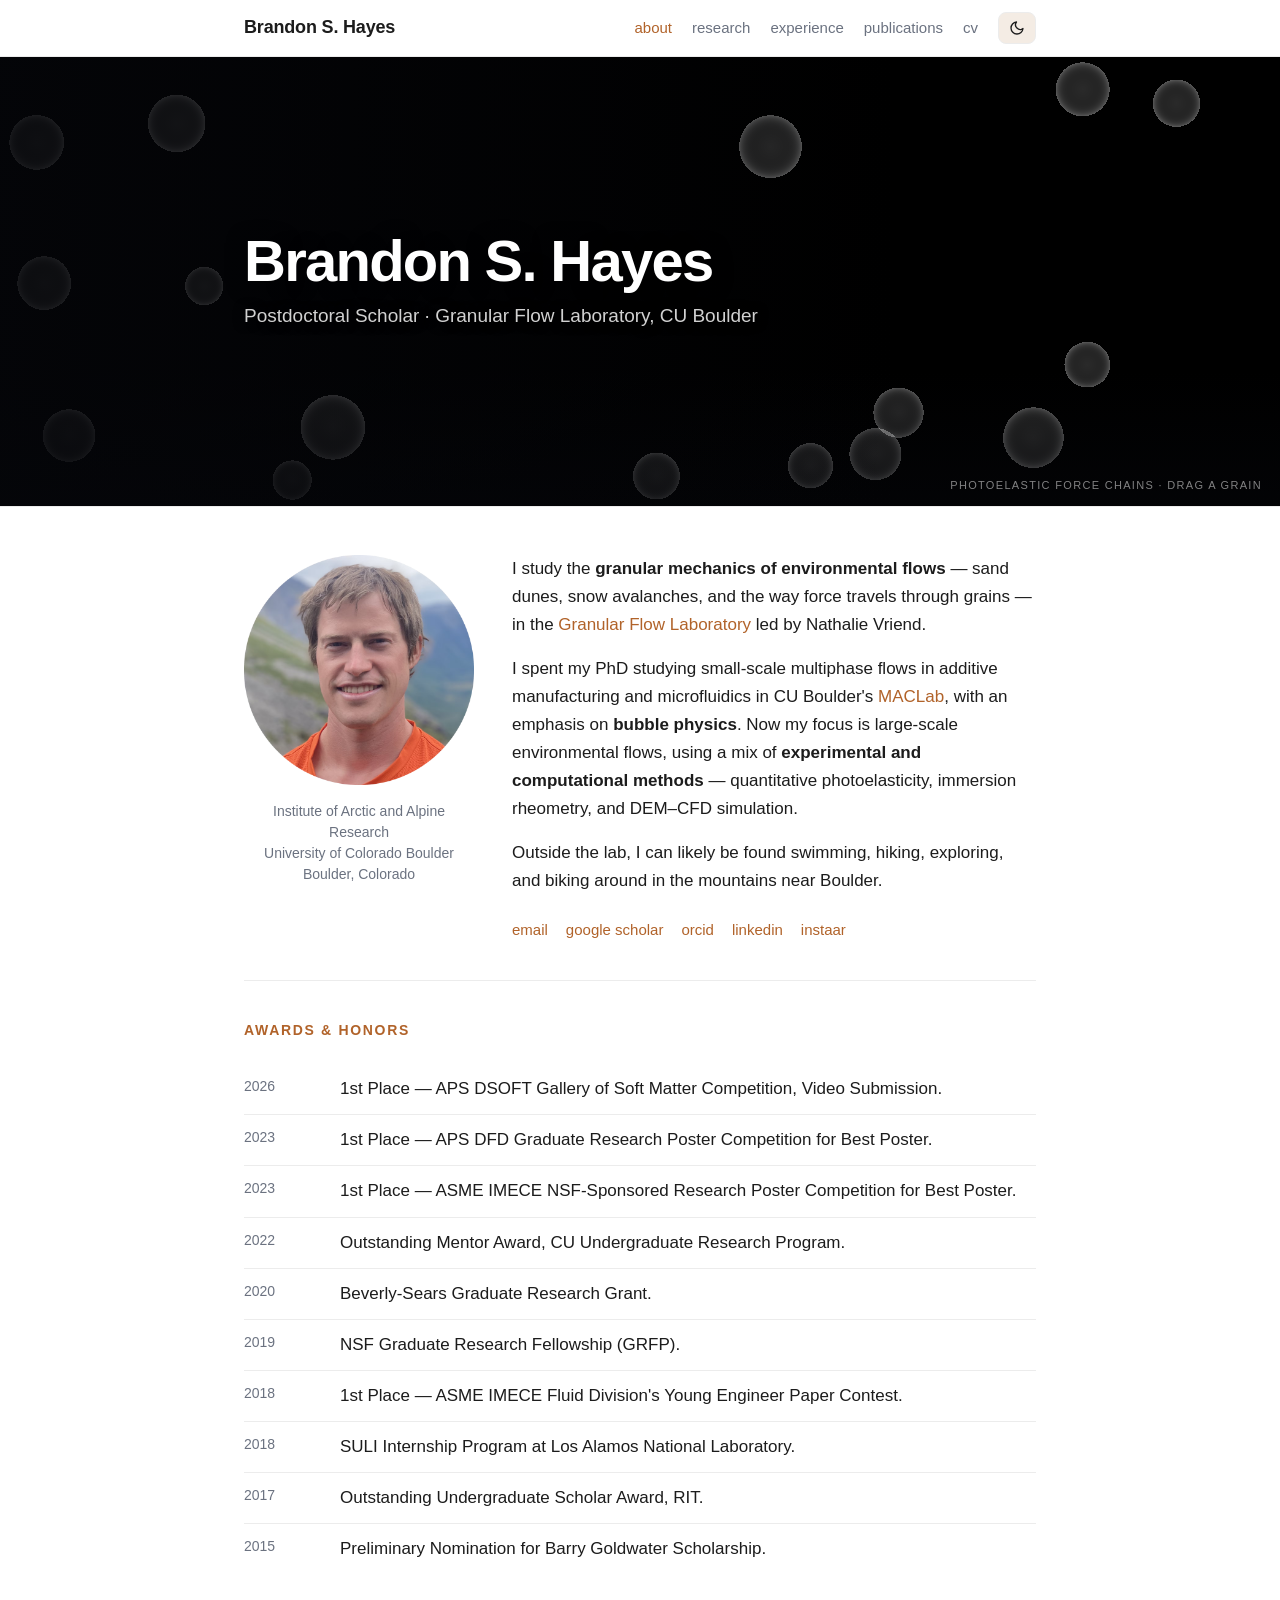
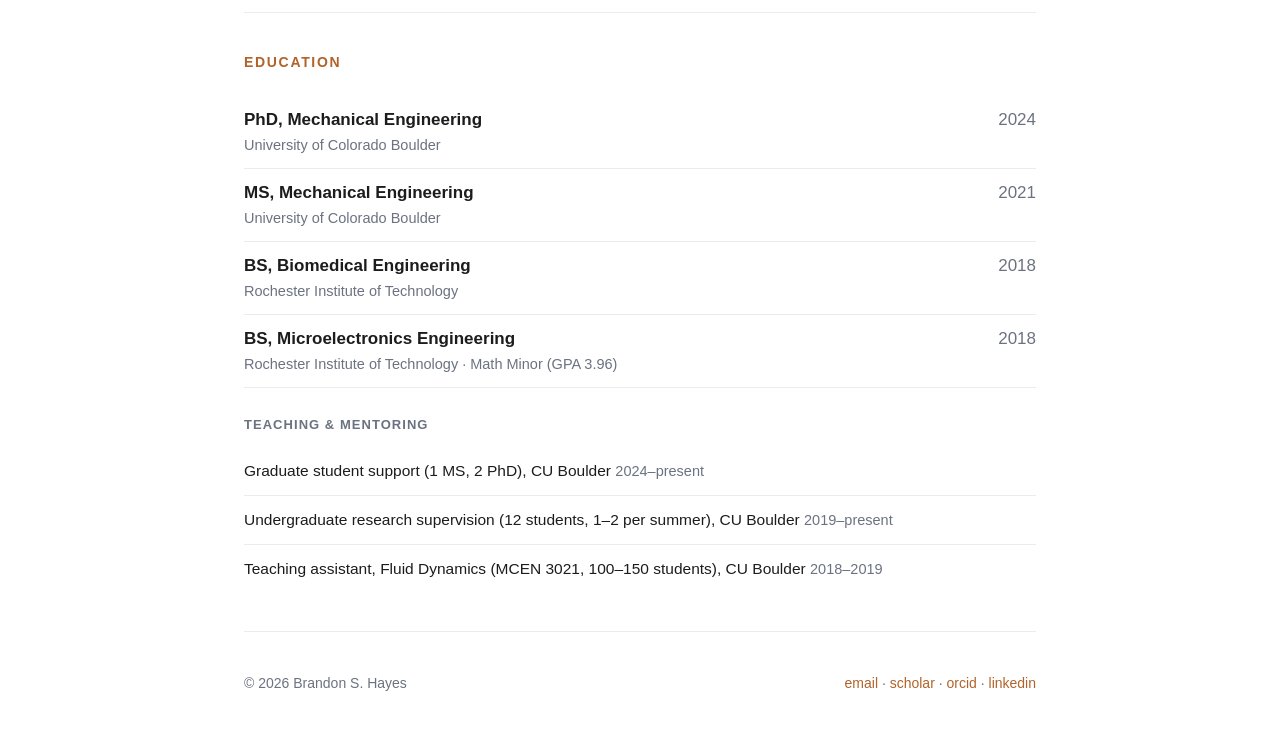
<file: index.html>
<!DOCTYPE html>
<html lang="en">
<head>
  <meta charset="UTF-8" />
  <meta name="viewport" content="width=device-width, initial-scale=1, shrink-to-fit=no" />
  <meta name="author" content="Brandon Hayes" />
  <meta name="description" content="Brandon S. Hayes — postdoctoral researcher in granular mechanics of environmental flows at CU Boulder. Granular mechanics, photoelasticity, microfluidics, additive manufacturing." />
  <meta name="keywords" content="granular mechanics, photoelasticity, force chains, microfluidics, additive manufacturing, bubble physics, CU Boulder" />
  <title>Brandon S. Hayes</title>
  <script>
    (function () {
      try {
        var stored = localStorage.getItem("theme");
        var sysDark = window.matchMedia("(prefers-color-scheme: dark)").matches;
        document.documentElement.setAttribute("data-theme", stored || (sysDark ? "dark" : "light"));
      } catch (e) { document.documentElement.setAttribute("data-theme", "light"); }
    })();
  </script>
  <link rel="stylesheet" href="styles.css" />
</head>
<body>
  <nav>
    <div class="nav-inner">
      <a class="brand" href="index.html">Brandon S. Hayes</a>
      <div class="nav-links">
        <a href="index.html" class="active">about</a>
        <a href="research.html">research</a>
        <a href="experience.html">experience</a>
        <a href="publications.html">publications</a>
        <a href="Brandon%20Hayes%20CV.pdf" download="Brandon-Hayes-CV.pdf" target="_blank" rel="noopener">cv</a>
      </div>
      <button class="toggle" id="themeToggle" aria-label="Toggle dark mode" title="Toggle dark mode"></button>
    </div>
  </nav>

  <div class="banner" id="banner">
    <canvas id="poesim"></canvas>
    <div class="banner-overlay">
      <h1>Brandon S. Hayes</h1>
      <p class="subtitle">Postdoctoral Scholar &middot; Granular Flow Laboratory, CU Boulder</p>
    </div>
    <span class="banner-caption">Photoelastic force chains &middot; drag a grain</span>
  </div>

  <div class="wrap">
    <section id="about" class="about">
      <div class="intro">
        <div class="photo-col">
          <img class="photo" alt="Brandon Hayes" src="Brandon-Hayes-IMG_6975.avif" />
          <div class="contact">
            Institute of Arctic and Alpine Research<br />
            University of Colorado Boulder<br />
            Boulder, Colorado
          </div>
        </div>
        <div>
          <p>I study the <strong>granular mechanics of environmental flows</strong> &mdash; sand dunes, snow avalanches, and the way force travels through grains &mdash; in the <a href="https://www.colorado.edu/instaar/node/1651">Granular Flow Laboratory</a> led by Nathalie Vriend.</p>
          <p>I spent my PhD studying small-scale multiphase flows in additive manufacturing and microfluidics in CU Boulder's <a href="https://maccurdy.wixsite.com/maclab/microfluidics">MACLab</a>, with an emphasis on <strong>bubble physics</strong>. Now my focus is large-scale environmental flows, using a mix of <strong>experimental and computational methods</strong> &mdash; quantitative photoelasticity, immersion rheometry, and DEM&ndash;CFD simulation.</p>
          <p>Outside the lab, I can likely be found swimming, hiking, exploring, and biking around in the mountains near Boulder.</p>

          <div class="socials">
            <a href="mailto:Brandon.Hayes@Colorado.EDU">email</a>
            <a href="https://scholar.google.com/citations?hl=en&amp;user=d2uAwp8AAAAJ&amp;view_op=list_works&amp;sortby=pubdate">google scholar</a>
            <a href="https://orcid.org/0000-0002-3227-196X">orcid</a>
            <a href="https://www.linkedin.com/in/brandon-hayes-863ab4a2/">linkedin</a>
            <a href="https://www.colorado.edu/instaar/brandon-hayes">instaar</a>
          </div>
        </div>
      </div>
    </section>

    <section id="news">
      <h2>Awards &amp; honors</h2>
      <table class="log">
        <tr><td class="date">2026</td><td>1st Place &mdash; APS DSOFT Gallery of Soft Matter Competition, Video Submission.</td></tr>
        <tr><td class="date">2023</td><td>1st Place &mdash; APS DFD Graduate Research Poster Competition for Best Poster.</td></tr>
        <tr><td class="date">2023</td><td>1st Place &mdash; ASME IMECE NSF-Sponsored Research Poster Competition for Best Poster.</td></tr>
        <tr><td class="date">2022</td><td>Outstanding Mentor Award, CU Undergraduate Research Program.</td></tr>
        <tr><td class="date">2020</td><td>Beverly-Sears Graduate Research Grant.</td></tr>
        <tr><td class="date">2019</td><td>NSF Graduate Research Fellowship (GRFP).</td></tr>
        <tr><td class="date">2018</td><td>1st Place &mdash; ASME IMECE Fluid Division's Young Engineer Paper Contest.</td></tr>
        <tr><td class="date">2018</td><td>SULI Internship Program at Los Alamos National Laboratory.</td></tr>
        <tr><td class="date">2017</td><td>Outstanding Undergraduate Scholar Award, RIT.</td></tr>
        <tr><td class="date">2015</td><td>Preliminary Nomination for Barry Goldwater Scholarship.</td></tr>
      </table>
    </section>

    <section id="education">
      <h2>Education</h2>
      <div class="cv-item"><div><span class="deg">PhD, Mechanical Engineering</span><div class="place">University of Colorado Boulder</div></div><div class="yr">2024</div></div>
      <div class="cv-item"><div><span class="deg">MS, Mechanical Engineering</span><div class="place">University of Colorado Boulder</div></div><div class="yr">2021</div></div>
      <div class="cv-item"><div><span class="deg">BS, Biomedical Engineering</span><div class="place">Rochester Institute of Technology</div></div><div class="yr">2018</div></div>
      <div class="cv-item"><div><span class="deg">BS, Microelectronics Engineering</span><div class="place">Rochester Institute of Technology &middot; Math Minor (GPA 3.96)</div></div><div class="yr">2018</div></div>

      <h3 class="sub">Teaching &amp; mentoring</h3>
      <ul class="clean">
        <li>Graduate student support (1 MS, 2 PhD), CU Boulder <span class="venue">2024&ndash;present</span></li>
        <li>Undergraduate research supervision (12 students, 1&ndash;2 per summer), CU Boulder <span class="venue">2019&ndash;present</span></li>
        <li>Teaching assistant, Fluid Dynamics (MCEN 3021, 100&ndash;150 students), CU Boulder <span class="venue">2018&ndash;2019</span></li>
      </ul>
    </section>

    <footer>
      <div class="footer-row">
        <span>&copy; 2026 Brandon S. Hayes</span>
        <span>
          <a href="mailto:Brandon.Hayes@Colorado.EDU">email</a> &middot;
          <a href="https://scholar.google.com/citations?hl=en&amp;user=d2uAwp8AAAAJ">scholar</a> &middot;
          <a href="https://orcid.org/0000-0002-3227-196X">orcid</a> &middot;
          <a href="https://www.linkedin.com/in/brandon-hayes-863ab4a2/">linkedin</a>
        </span>
      </div>
    </footer>
  </div>

  <script src="app.js"></script>
  <script src="sim.js"></script>
</body>
</html>
</file>
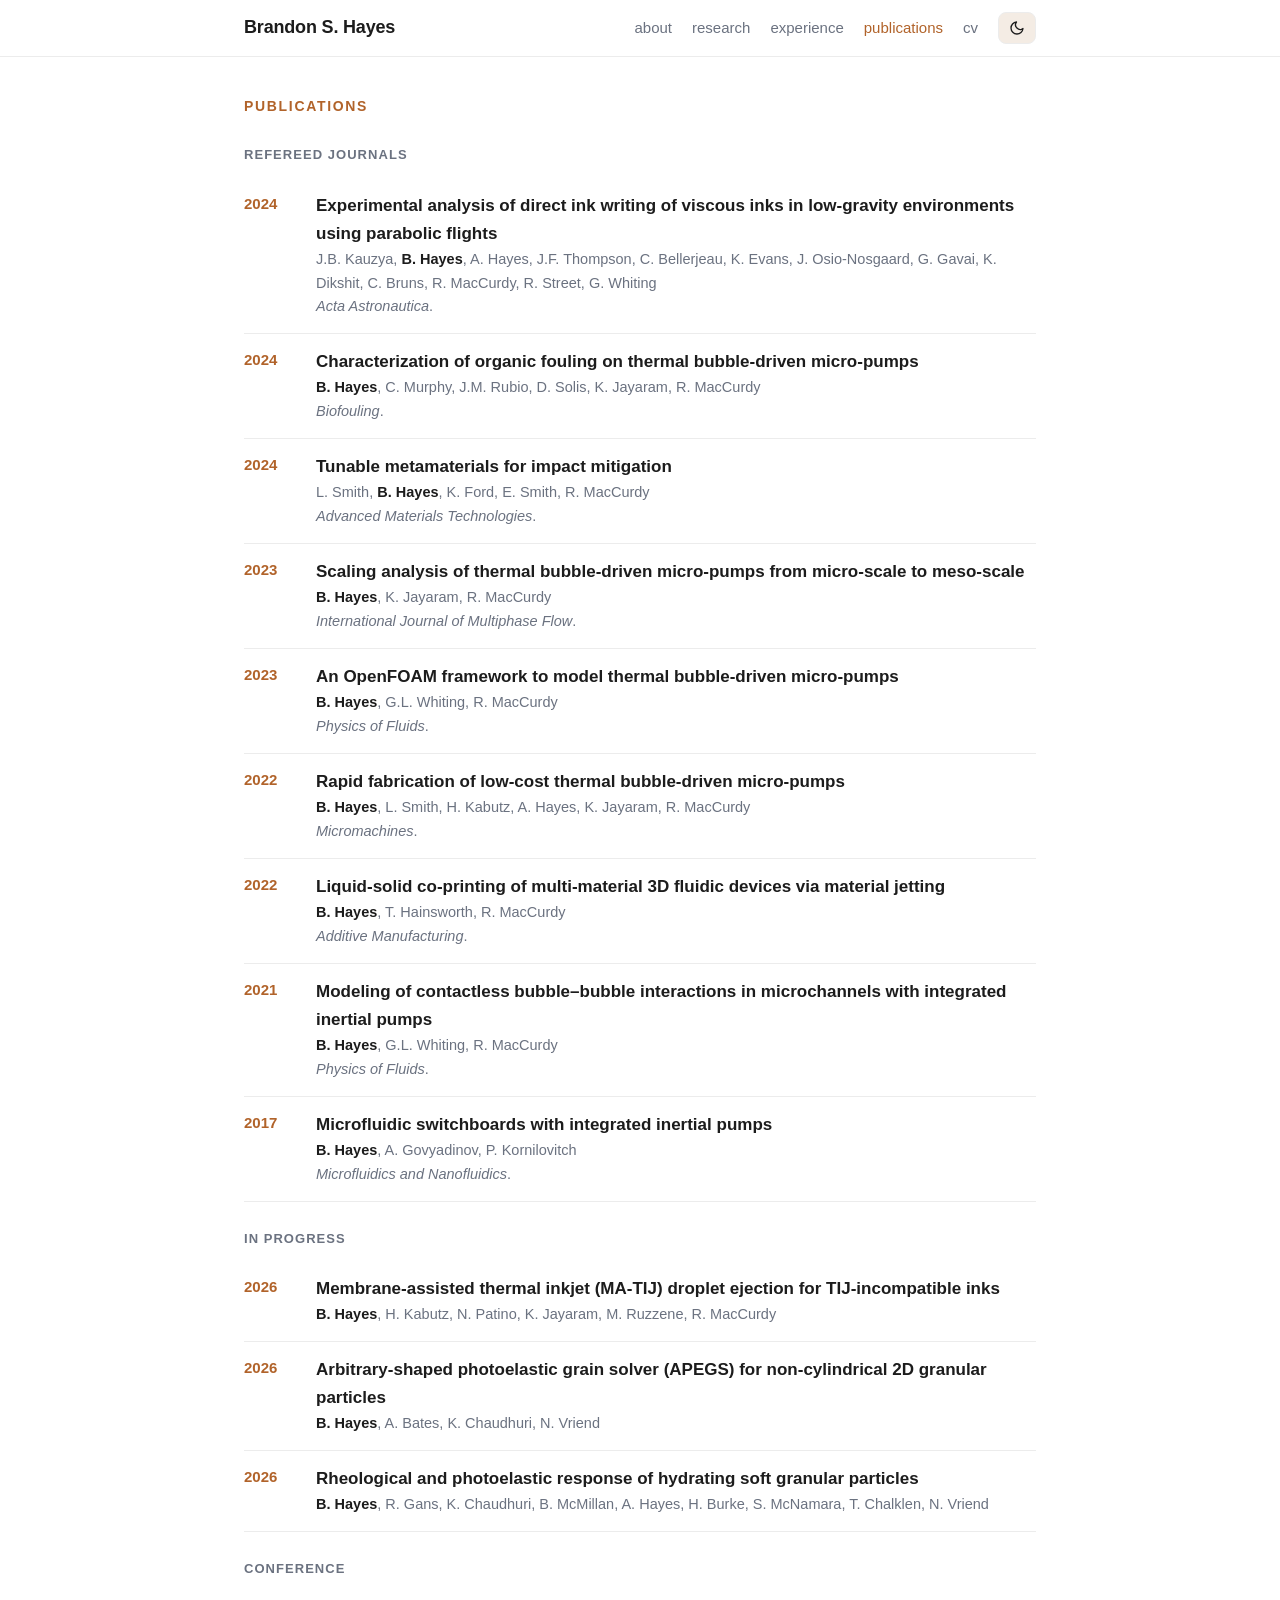
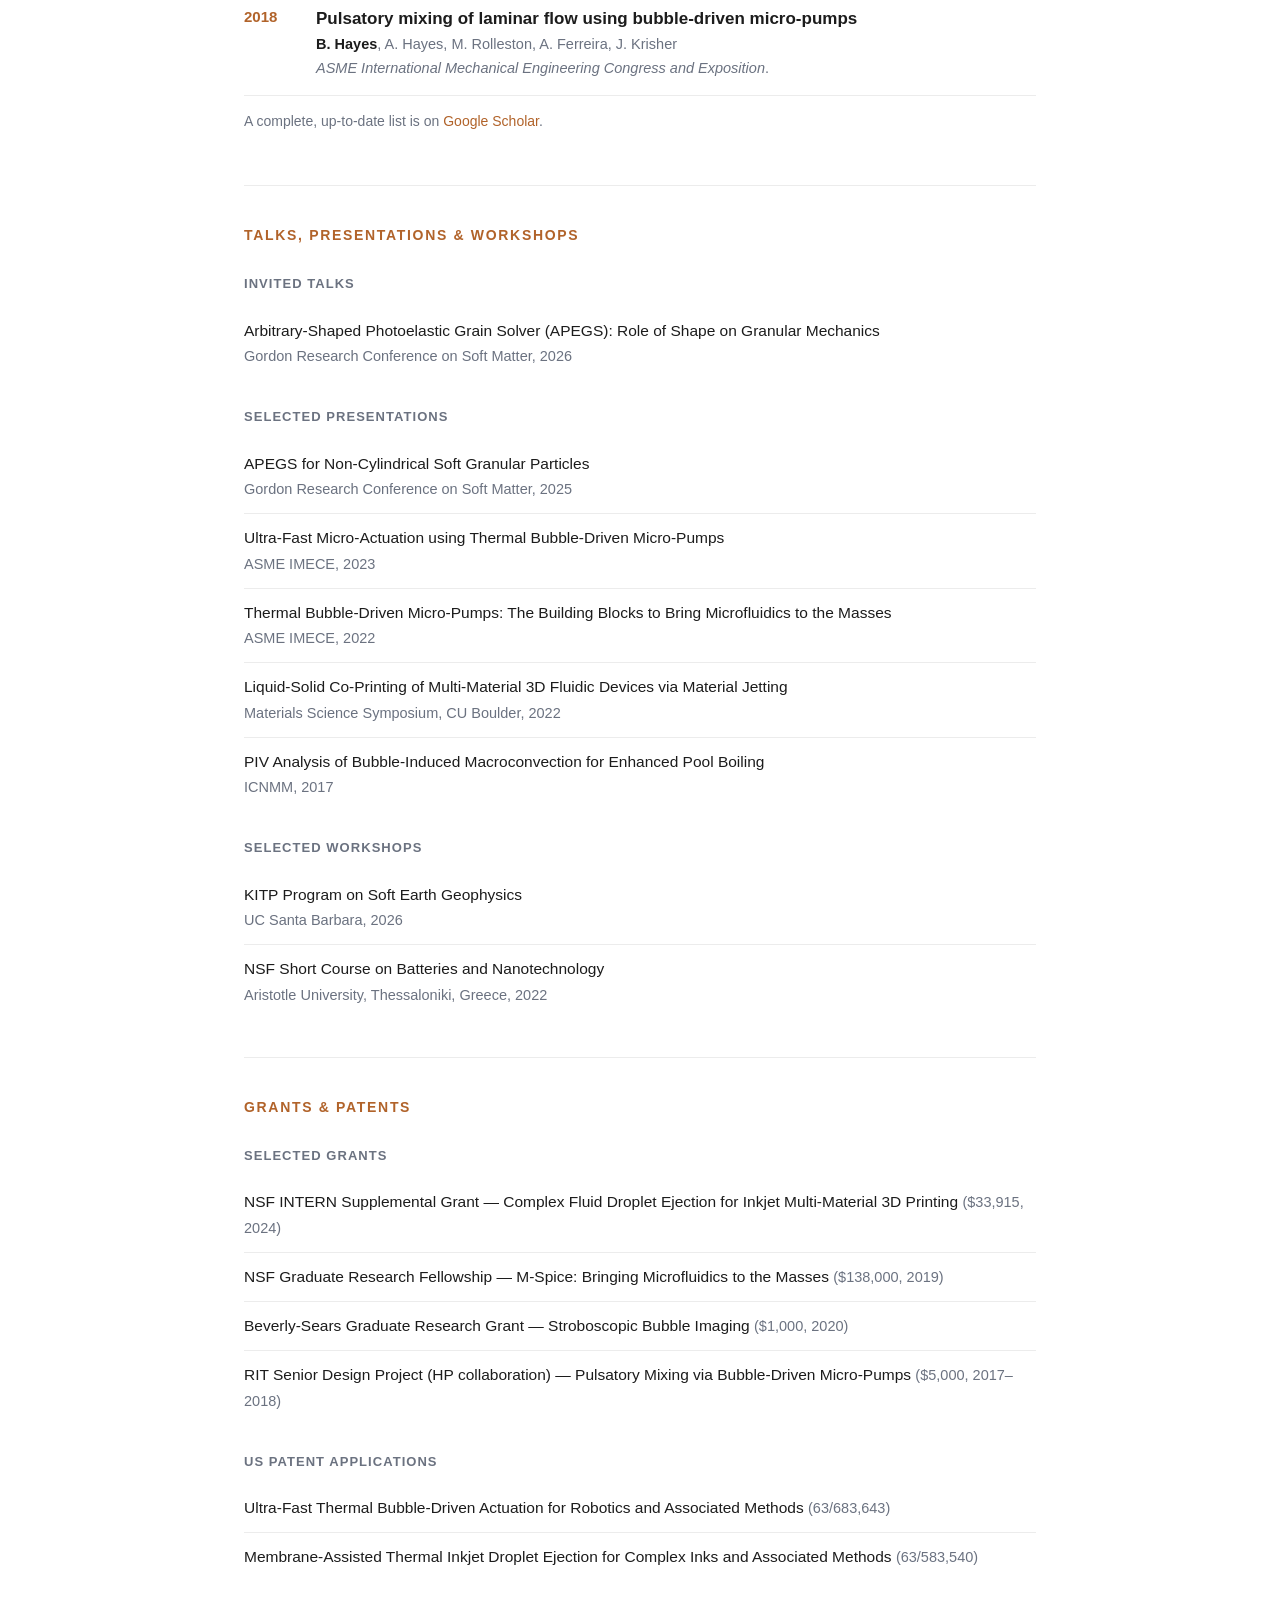
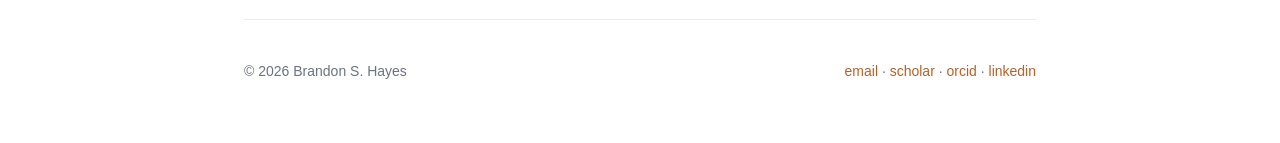
<file: publications.html>
<!DOCTYPE html>
<html lang="en">
<head>
  <meta charset="UTF-8" />
  <meta name="viewport" content="width=device-width, initial-scale=1, shrink-to-fit=no" />
  <meta name="author" content="Brandon Hayes" />
  <meta name="description" content="Publications, talks, grants, and patents of Brandon S. Hayes — granular mechanics, photoelasticity, microfluidics, and additive manufacturing." />
  <title>Publications &middot; Brandon S. Hayes</title>
  <script>
    (function () {
      try {
        var stored = localStorage.getItem("theme");
        var sysDark = window.matchMedia("(prefers-color-scheme: dark)").matches;
        document.documentElement.setAttribute("data-theme", stored || (sysDark ? "dark" : "light"));
      } catch (e) { document.documentElement.setAttribute("data-theme", "light"); }
    })();
  </script>
  <link rel="stylesheet" href="styles.css" />
</head>
<body>
  <nav>
    <div class="nav-inner">
      <a class="brand" href="index.html">Brandon S. Hayes</a>
      <div class="nav-links">
        <a href="index.html">about</a>
        <a href="research.html">research</a>
        <a href="experience.html">experience</a>
        <a href="publications.html" class="active">publications</a>
        <a href="Brandon%20Hayes%20CV.pdf" download="Brandon-Hayes-CV.pdf" target="_blank" rel="noopener">cv</a>
      </div>
      <button class="toggle" id="themeToggle" aria-label="Toggle dark mode" title="Toggle dark mode"></button>
    </div>
  </nav>

  <div class="wrap">
    <section id="publications">
      <h2>Publications</h2>

      <h3 class="sub">Refereed journals</h3>
      <div class="pub"><div class="yr">2024</div><div>
        <div class="title">Experimental analysis of direct ink writing of viscous inks in low-gravity environments using parabolic flights</div>
        <div class="meta authors">J.B. Kauzya, <b>B. Hayes</b>, A. Hayes, J.F. Thompson, C. Bellerjeau, K. Evans, J. Osio-Nosgaard, G. Gavai, K. Dikshit, C. Bruns, R. MacCurdy, R. Street, G. Whiting</div>
        <div class="meta"><em>Acta Astronautica</em>.</div></div></div>
      <div class="pub"><div class="yr">2024</div><div>
        <div class="title">Characterization of organic fouling on thermal bubble-driven micro-pumps</div>
        <div class="meta authors"><b>B. Hayes</b>, C. Murphy, J.M. Rubio, D. Solis, K. Jayaram, R. MacCurdy</div>
        <div class="meta"><em>Biofouling</em>.</div></div></div>
      <div class="pub"><div class="yr">2024</div><div>
        <div class="title">Tunable metamaterials for impact mitigation</div>
        <div class="meta authors">L. Smith, <b>B. Hayes</b>, K. Ford, E. Smith, R. MacCurdy</div>
        <div class="meta"><em>Advanced Materials Technologies</em>.</div></div></div>
      <div class="pub"><div class="yr">2023</div><div>
        <div class="title">Scaling analysis of thermal bubble-driven micro-pumps from micro-scale to meso-scale</div>
        <div class="meta authors"><b>B. Hayes</b>, K. Jayaram, R. MacCurdy</div>
        <div class="meta"><em>International Journal of Multiphase Flow</em>.</div></div></div>
      <div class="pub"><div class="yr">2023</div><div>
        <div class="title">An OpenFOAM framework to model thermal bubble-driven micro-pumps</div>
        <div class="meta authors"><b>B. Hayes</b>, G.L. Whiting, R. MacCurdy</div>
        <div class="meta"><em>Physics of Fluids</em>.</div></div></div>
      <div class="pub"><div class="yr">2022</div><div>
        <div class="title">Rapid fabrication of low-cost thermal bubble-driven micro-pumps</div>
        <div class="meta authors"><b>B. Hayes</b>, L. Smith, H. Kabutz, A. Hayes, K. Jayaram, R. MacCurdy</div>
        <div class="meta"><em>Micromachines</em>.</div></div></div>
      <div class="pub"><div class="yr">2022</div><div>
        <div class="title">Liquid-solid co-printing of multi-material 3D fluidic devices via material jetting</div>
        <div class="meta authors"><b>B. Hayes</b>, T. Hainsworth, R. MacCurdy</div>
        <div class="meta"><em>Additive Manufacturing</em>.</div></div></div>
      <div class="pub"><div class="yr">2021</div><div>
        <div class="title">Modeling of contactless bubble&ndash;bubble interactions in microchannels with integrated inertial pumps</div>
        <div class="meta authors"><b>B. Hayes</b>, G.L. Whiting, R. MacCurdy</div>
        <div class="meta"><em>Physics of Fluids</em>.</div></div></div>
      <div class="pub"><div class="yr">2017</div><div>
        <div class="title">Microfluidic switchboards with integrated inertial pumps</div>
        <div class="meta authors"><b>B. Hayes</b>, A. Govyadinov, P. Kornilovitch</div>
        <div class="meta"><em>Microfluidics and Nanofluidics</em>.</div></div></div>

      <h3 class="sub">In progress</h3>
      <div class="pub"><div class="yr">2026</div><div>
        <div class="title">Membrane-assisted thermal inkjet (MA-TIJ) droplet ejection for TIJ-incompatible inks</div>
        <div class="meta authors"><b>B. Hayes</b>, H. Kabutz, N. Patino, K. Jayaram, M. Ruzzene, R. MacCurdy</div></div></div>
      <div class="pub"><div class="yr">2026</div><div>
        <div class="title">Arbitrary-shaped photoelastic grain solver (APEGS) for non-cylindrical 2D granular particles</div>
        <div class="meta authors"><b>B. Hayes</b>, A. Bates, K. Chaudhuri, N. Vriend</div></div></div>
      <div class="pub"><div class="yr">2026</div><div>
        <div class="title">Rheological and photoelastic response of hydrating soft granular particles</div>
        <div class="meta authors"><b>B. Hayes</b>, R. Gans, K. Chaudhuri, B. McMillan, A. Hayes, H. Burke, S. McNamara, T. Chalklen, N. Vriend</div></div></div>

      <h3 class="sub">Conference</h3>
      <div class="pub"><div class="yr">2018</div><div>
        <div class="title">Pulsatory mixing of laminar flow using bubble-driven micro-pumps</div>
        <div class="meta authors"><b>B. Hayes</b>, A. Hayes, M. Rolleston, A. Ferreira, J. Krisher</div>
        <div class="meta"><em>ASME International Mechanical Engineering Congress and Exposition</em>.</div></div></div>

      <p class="note">A complete, up-to-date list is on
        <a href="https://scholar.google.com/citations?hl=en&amp;user=d2uAwp8AAAAJ&amp;view_op=list_works&amp;sortby=pubdate">Google Scholar</a>.</p>
    </section>

    <section id="talks">
      <h2>Talks, presentations &amp; workshops</h2>

      <h3 class="sub">Invited talks</h3>
      <ul class="clean">
        <li>Arbitrary-Shaped Photoelastic Grain Solver (APEGS): Role of Shape on Granular Mechanics<br />
          <span class="venue">Gordon Research Conference on Soft Matter, 2026</span></li>
      </ul>

      <h3 class="sub">Selected presentations</h3>
      <ul class="clean">
        <li>APEGS for Non-Cylindrical Soft Granular Particles<br /><span class="venue">Gordon Research Conference on Soft Matter, 2025</span></li>
        <li>Ultra-Fast Micro-Actuation using Thermal Bubble-Driven Micro-Pumps<br /><span class="venue">ASME IMECE, 2023</span></li>
        <li>Thermal Bubble-Driven Micro-Pumps: The Building Blocks to Bring Microfluidics to the Masses<br /><span class="venue">ASME IMECE, 2022</span></li>
        <li>Liquid-Solid Co-Printing of Multi-Material 3D Fluidic Devices via Material Jetting<br /><span class="venue">Materials Science Symposium, CU Boulder, 2022</span></li>
        <li>PIV Analysis of Bubble-Induced Macroconvection for Enhanced Pool Boiling<br /><span class="venue">ICNMM, 2017</span></li>
      </ul>

      <h3 class="sub">Selected workshops</h3>
      <ul class="clean">
        <li>KITP Program on Soft Earth Geophysics<br /><span class="venue">UC Santa Barbara, 2026</span></li>
        <li>NSF Short Course on Batteries and Nanotechnology<br /><span class="venue">Aristotle University, Thessaloniki, Greece, 2022</span></li>
      </ul>
    </section>

    <section id="grants">
      <h2>Grants &amp; patents</h2>

      <h3 class="sub">Selected grants</h3>
      <ul class="clean">
        <li>NSF INTERN Supplemental Grant &mdash; Complex Fluid Droplet Ejection for Inkjet Multi-Material 3D Printing <span class="venue">($33,915, 2024)</span></li>
        <li>NSF Graduate Research Fellowship &mdash; M-Spice: Bringing Microfluidics to the Masses <span class="venue">($138,000, 2019)</span></li>
        <li>Beverly-Sears Graduate Research Grant &mdash; Stroboscopic Bubble Imaging <span class="venue">($1,000, 2020)</span></li>
        <li>RIT Senior Design Project (HP collaboration) &mdash; Pulsatory Mixing via Bubble-Driven Micro-Pumps <span class="venue">($5,000, 2017&ndash;2018)</span></li>
      </ul>

      <h3 class="sub">US patent applications</h3>
      <ul class="clean">
        <li>Ultra-Fast Thermal Bubble-Driven Actuation for Robotics and Associated Methods <span class="venue">(63/683,643)</span></li>
        <li>Membrane-Assisted Thermal Inkjet Droplet Ejection for Complex Inks and Associated Methods <span class="venue">(63/583,540)</span></li>
      </ul>
    </section>

    <footer>
      <div class="footer-row">
        <span>&copy; 2026 Brandon S. Hayes</span>
        <span>
          <a href="mailto:Brandon.Hayes@Colorado.EDU">email</a> &middot;
          <a href="https://scholar.google.com/citations?hl=en&amp;user=d2uAwp8AAAAJ">scholar</a> &middot;
          <a href="https://orcid.org/0000-0002-3227-196X">orcid</a> &middot;
          <a href="https://www.linkedin.com/in/brandon-hayes-863ab4a2/">linkedin</a>
        </span>
      </div>
    </footer>
  </div>

  <script src="app.js"></script>
</body>
</html>
</file>
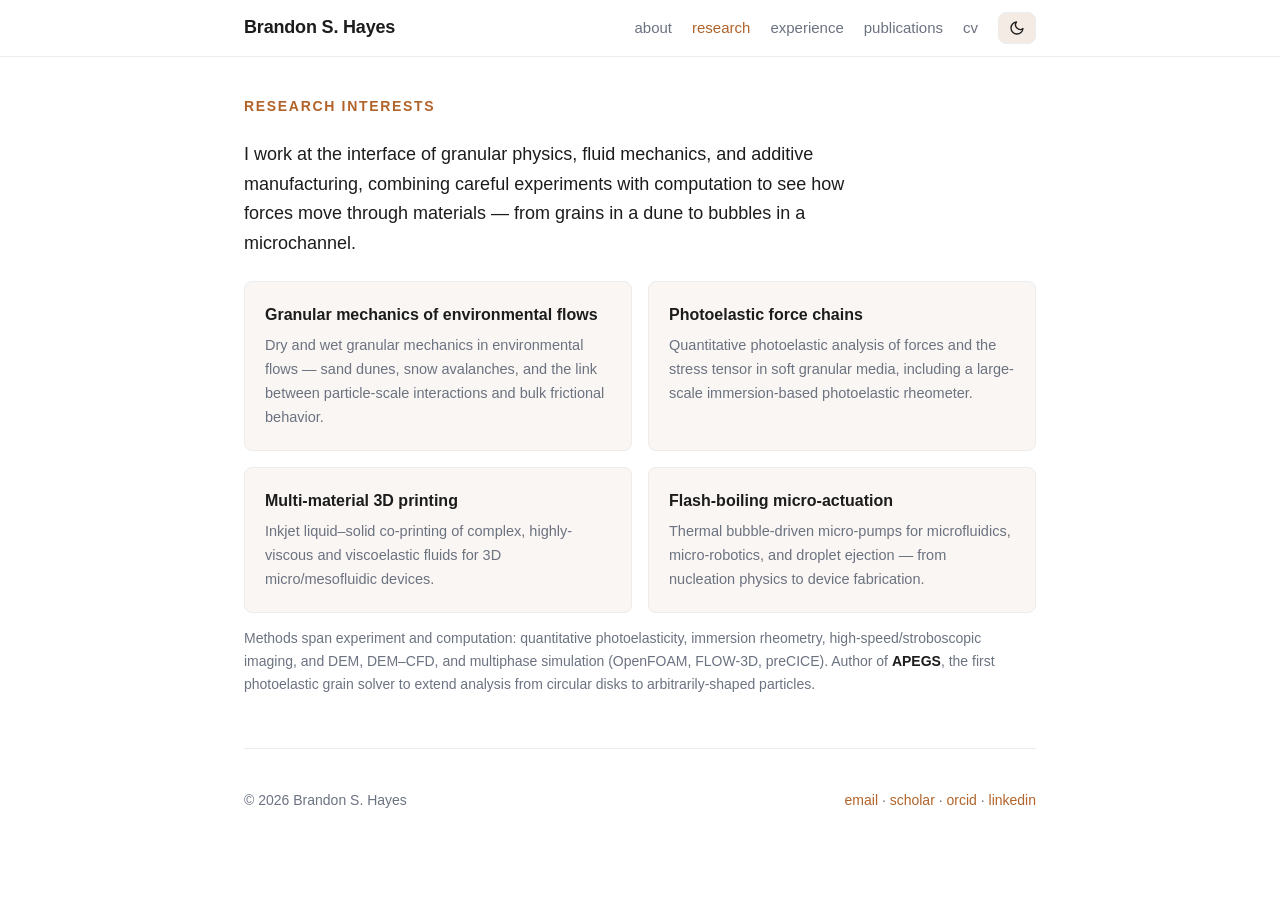
<file: research.html>
<!DOCTYPE html>
<html lang="en">
<head>
  <meta charset="UTF-8" />
  <meta name="viewport" content="width=device-width, initial-scale=1, shrink-to-fit=no" />
  <meta name="author" content="Brandon Hayes" />
  <meta name="description" content="Research of Brandon S. Hayes — granular mechanics of environmental flows, photoelastic force chains, multi-material 3D printing, and flash-boiling micro-actuation." />
  <title>Research &middot; Brandon S. Hayes</title>
  <script>
    (function () {
      try {
        var stored = localStorage.getItem("theme");
        var sysDark = window.matchMedia("(prefers-color-scheme: dark)").matches;
        document.documentElement.setAttribute("data-theme", stored || (sysDark ? "dark" : "light"));
      } catch (e) { document.documentElement.setAttribute("data-theme", "light"); }
    })();
  </script>
  <link rel="stylesheet" href="styles.css" />
</head>
<body>
  <nav>
    <div class="nav-inner">
      <a class="brand" href="index.html">Brandon S. Hayes</a>
      <div class="nav-links">
        <a href="index.html">about</a>
        <a href="research.html" class="active">research</a>
        <a href="experience.html">experience</a>
        <a href="publications.html">publications</a>
        <a href="Brandon%20Hayes%20CV.pdf" download="Brandon-Hayes-CV.pdf" target="_blank" rel="noopener">cv</a>
      </div>
      <button class="toggle" id="themeToggle" aria-label="Toggle dark mode" title="Toggle dark mode"></button>
    </div>
  </nav>

  <div class="wrap">
    <section id="research">
      <h2>Research interests</h2>
      <p class="lead">I work at the interface of granular physics, fluid mechanics, and additive manufacturing, combining careful experiments with computation to see how forces move through materials &mdash; from grains in a dune to bubbles in a microchannel.</p>
      <div class="cards">
        <div class="card">
          <h3>Granular mechanics of environmental flows</h3>
          <p>Dry and wet granular mechanics in environmental flows &mdash; sand dunes, snow avalanches, and the link between particle-scale interactions and bulk frictional behavior.</p>
        </div>
        <div class="card">
          <h3>Photoelastic force chains</h3>
          <p>Quantitative photoelastic analysis of forces and the stress tensor in soft granular media, including a large-scale immersion-based photoelastic rheometer.</p>
        </div>
        <div class="card">
          <h3>Multi-material 3D printing</h3>
          <p>Inkjet liquid&ndash;solid co-printing of complex, highly-viscous and viscoelastic fluids for 3D micro/mesofluidic devices.</p>
        </div>
        <div class="card">
          <h3>Flash-boiling micro-actuation</h3>
          <p>Thermal bubble-driven micro-pumps for microfluidics, micro-robotics, and droplet ejection &mdash; from nucleation physics to device fabrication.</p>
        </div>
      </div>
      <p class="note">Methods span experiment and computation: quantitative photoelasticity, immersion rheometry, high-speed/stroboscopic imaging, and DEM, DEM&ndash;CFD, and multiphase simulation (OpenFOAM, FLOW-3D, preCICE). Author of <strong>APEGS</strong>, the first photoelastic grain solver to extend analysis from circular disks to arbitrarily-shaped particles.</p>
    </section>

    <footer>
      <div class="footer-row">
        <span>&copy; 2026 Brandon S. Hayes</span>
        <span>
          <a href="mailto:Brandon.Hayes@Colorado.EDU">email</a> &middot;
          <a href="https://scholar.google.com/citations?hl=en&amp;user=d2uAwp8AAAAJ">scholar</a> &middot;
          <a href="https://orcid.org/0000-0002-3227-196X">orcid</a> &middot;
          <a href="https://www.linkedin.com/in/brandon-hayes-863ab4a2/">linkedin</a>
        </span>
      </div>
    </footer>
  </div>

  <script src="app.js"></script>
</body>
</html>
</file>
<file: styles.css>
:root[data-theme="light"] {
  --bg: #ffffff;
  --fg: #1c1c1c;
  --muted: #6b7280;
  --accent: #b1632a;
  --accent-soft: #f4ece4;
  --line: #ececec;
}
:root[data-theme="dark"] {
  --bg: #15171c;
  --fg: #e8e6e3;
  --muted: #9aa0a6;
  --accent: #e0935a;
  --accent-soft: #20222a;
  --line: #2a2d34;
}
:root {
  --maxw: 840px;
  --sans: -apple-system, BlinkMacSystemFont, "Segoe UI", Roboto, Helvetica, Arial, sans-serif;
}
* { box-sizing: border-box; }
html { scroll-behavior: smooth; }
body {
  margin: 0; background: var(--bg); color: var(--fg);
  font-family: var(--sans); font-size: 17px; line-height: 1.65;
  -webkit-font-smoothing: antialiased;
  transition: background .25s ease, color .25s ease;
}
a { color: var(--accent); text-decoration: none; }
a:hover { text-decoration: underline; }
.wrap { max-width: var(--maxw); margin: 0 auto; padding: 0 24px; }

/* Nav */
nav { position: sticky; top: 0; z-index: 20;
  background: color-mix(in srgb, var(--bg) 88%, transparent);
  backdrop-filter: saturate(140%) blur(10px);
  border-bottom: 1px solid var(--line); }
.nav-inner { max-width: var(--maxw); margin: 0 auto; padding: 12px 24px;
  display: flex; align-items: center; gap: 20px; }
.brand { font-weight: 700; letter-spacing: -0.01em; font-size: 18px;
  margin-right: auto; color: var(--fg); }
.brand:hover { text-decoration: none; }
.nav-links { display: flex; gap: 20px; flex-wrap: wrap; }
.nav-links a { color: var(--muted); font-size: 15px; }
.nav-links a:hover { color: var(--accent); text-decoration: none; }
.nav-links a.active { color: var(--accent); }
.toggle { background: var(--accent-soft); border: 1px solid var(--line); color: var(--fg);
  width: 38px; height: 32px; border-radius: 8px; cursor: pointer; font-size: 15px;
  display: inline-flex; align-items: center; justify-content: center; line-height: 1; }
.toggle:hover { border-color: var(--accent); }

/* Photoelastic banner (home only) */
.banner { position: relative; width: 100%;
  height: clamp(320px, 50vh, 480px); background: #05060a; overflow: hidden;
  border-bottom: 1px solid var(--line); cursor: grab; }
.banner:active { cursor: grabbing; }
.banner canvas { position: absolute; inset: 0; width: 100%; height: 100%; display: block; touch-action: none; }
.banner::after { content: ""; position: absolute; inset: 0; pointer-events: none;
  background: linear-gradient(90deg, rgba(5,6,10,0.78) 0%, rgba(5,6,10,0.35) 42%, rgba(5,6,10,0) 70%),
              linear-gradient(0deg, rgba(5,6,10,0.55) 0%, rgba(5,6,10,0) 30%); }
.banner-overlay { position: absolute; inset: 0; z-index: 2; pointer-events: none;
  display: flex; flex-direction: column; justify-content: center;
  max-width: var(--maxw); margin: 0 auto; left: 0; right: 0; padding: 0 24px; }
.banner-overlay h1 { color: #fff; margin: 0 0 10px;
  text-shadow: 0 2px 20px rgba(0,0,0,0.6); }
.banner-overlay .subtitle { color: rgba(255,255,255,0.82); margin: 0;
  text-shadow: 0 1px 12px rgba(0,0,0,0.6); }
.banner-caption { position: absolute; z-index: 2; bottom: 12px; right: 18px;
  font-size: 11px; letter-spacing: 0.12em; text-transform: uppercase;
  color: rgba(255,255,255,0.5); pointer-events: none; }
.tilt-btn { position: absolute; z-index: 3; left: 16px; bottom: 12px;
  background: rgba(255,255,255,0.12); color: #fff; border: 1px solid rgba(255,255,255,0.35);
  padding: 7px 13px; border-radius: 999px; font-family: var(--sans); font-size: 12px;
  letter-spacing: 0.04em; cursor: pointer; -webkit-backdrop-filter: blur(4px); backdrop-filter: blur(4px); }
.tilt-btn:hover { background: rgba(255,255,255,0.2); }

/* Hero / intro */
.about { padding: 48px 0 38px; border-top: none; }
h1 { font-size: clamp(38px, 7vw, 58px); font-weight: 800; letter-spacing: -0.03em;
  line-height: 1.02; margin: 0 0 8px; }
.subtitle { color: var(--muted); font-size: 19px; margin: 0 0 36px; }
.intro { display: grid; grid-template-columns: 230px 1fr; gap: 38px; align-items: start; }
.photo-col { text-align: center; }
.photo { width: 230px; height: 230px; object-fit: cover; border-radius: 6px;
  background: transparent; display: block; }
.contact { margin-top: 16px; font-size: 14px; color: var(--muted); line-height: 1.5; }
.intro p { margin: 0 0 16px; }
.intro p:first-child { margin-top: 0; }
strong { color: var(--fg); }
.socials { display: flex; gap: 18px; margin-top: 22px; flex-wrap: wrap; font-size: 15px; }

/* Sections */
section { padding: 38px 0; border-top: 1px solid var(--line); }
.wrap > section:first-child { border-top: none; }
h2 { font-size: 14px; text-transform: uppercase; letter-spacing: 0.12em;
  color: var(--accent); font-weight: 700; margin: 0 0 22px; }
h3.sub { font-size: 13px; text-transform: uppercase; letter-spacing: 0.08em;
  color: var(--muted); font-weight: 700; margin: 26px 0 12px; }
.lead { font-size: 18px; margin: 0 0 22px; max-width: 64ch; }

/* Research cards */
.cards { display: grid; grid-template-columns: 1fr 1fr; gap: 16px; }
.card { border: 1px solid var(--line); border-radius: 8px; padding: 20px;
  background: color-mix(in srgb, var(--accent-soft) 45%, var(--bg)); }
.card h3 { margin: 0 0 6px; font-size: 16px; }
.card p { margin: 0; font-size: 14.5px; color: var(--muted); }

/* Log table (awards) */
table.log { width: 100%; border-collapse: collapse; }
table.log td { padding: 11px 0; border-bottom: 1px solid var(--line); vertical-align: top; }
table.log td.date { white-space: nowrap; color: var(--muted); font-size: 14px; width: 96px; padding-right: 20px; }
table.log tr:last-child td { border-bottom: none; }

/* Experience */
.exp { padding: 16px 0; border-bottom: 1px solid var(--line); }
.exp:last-child { border-bottom: none; }
.exp-head { display: flex; justify-content: space-between; gap: 16px; flex-wrap: wrap; }
.exp .role { font-weight: 600; }
.exp .org { color: var(--muted); font-size: 14.5px; }
.exp .yr { color: var(--muted); font-size: 14px; white-space: nowrap; }
.exp .proj { font-size: 14.5px; margin-top: 4px; font-style: italic; color: var(--fg); }

/* Publications */
.pub { padding: 14px 0; border-bottom: 1px solid var(--line); display: grid;
  grid-template-columns: 56px 1fr; gap: 16px; }
.pub:last-child { border-bottom: none; }
.pub .yr { color: var(--accent); font-weight: 700; font-size: 15px; }
.pub .title { font-weight: 600; }
.pub .meta { color: var(--muted); font-size: 14.5px; }
.pub .authors b { color: var(--fg); }

/* Generic list */
ul.clean { list-style: none; padding: 0; margin: 0; }
ul.clean li { padding: 11px 0; border-bottom: 1px solid var(--line); font-size: 15.5px; }
ul.clean li:last-child { border-bottom: none; }
ul.clean .venue { color: var(--muted); font-size: 14.5px; }

/* CV / education items */
.cv-item { display: grid; grid-template-columns: 1fr auto; gap: 12px; padding: 10px 0; border-bottom: 1px solid var(--line); }
.cv-item:last-child { border-bottom: none; }
.cv-item .deg { font-weight: 600; }
.cv-item .place { color: var(--muted); font-size: 14.5px; }
.cv-item .yr { color: var(--muted); white-space: nowrap; }
.note { color: var(--muted); font-size: 14px; margin-top: 14px; }

footer { padding: 40px 0 60px; border-top: 1px solid var(--line); color: var(--muted); font-size: 14px; }
.footer-row { display: flex; justify-content: space-between; gap: 16px; flex-wrap: wrap; align-items: center; }

@media (max-width: 640px) {
  .intro { grid-template-columns: 1fr; gap: 24px; }
  .photo-col { width: 100%; }
  .photo { width: 220px; height: 220px; margin: 0 auto; }
  .cards { grid-template-columns: 1fr; }
  .nav-inner { flex-wrap: wrap; gap: 10px 16px; }
  .nav-links { order: 3; flex-basis: 100%; gap: 16px; font-size: 14px; }
}
</file>
